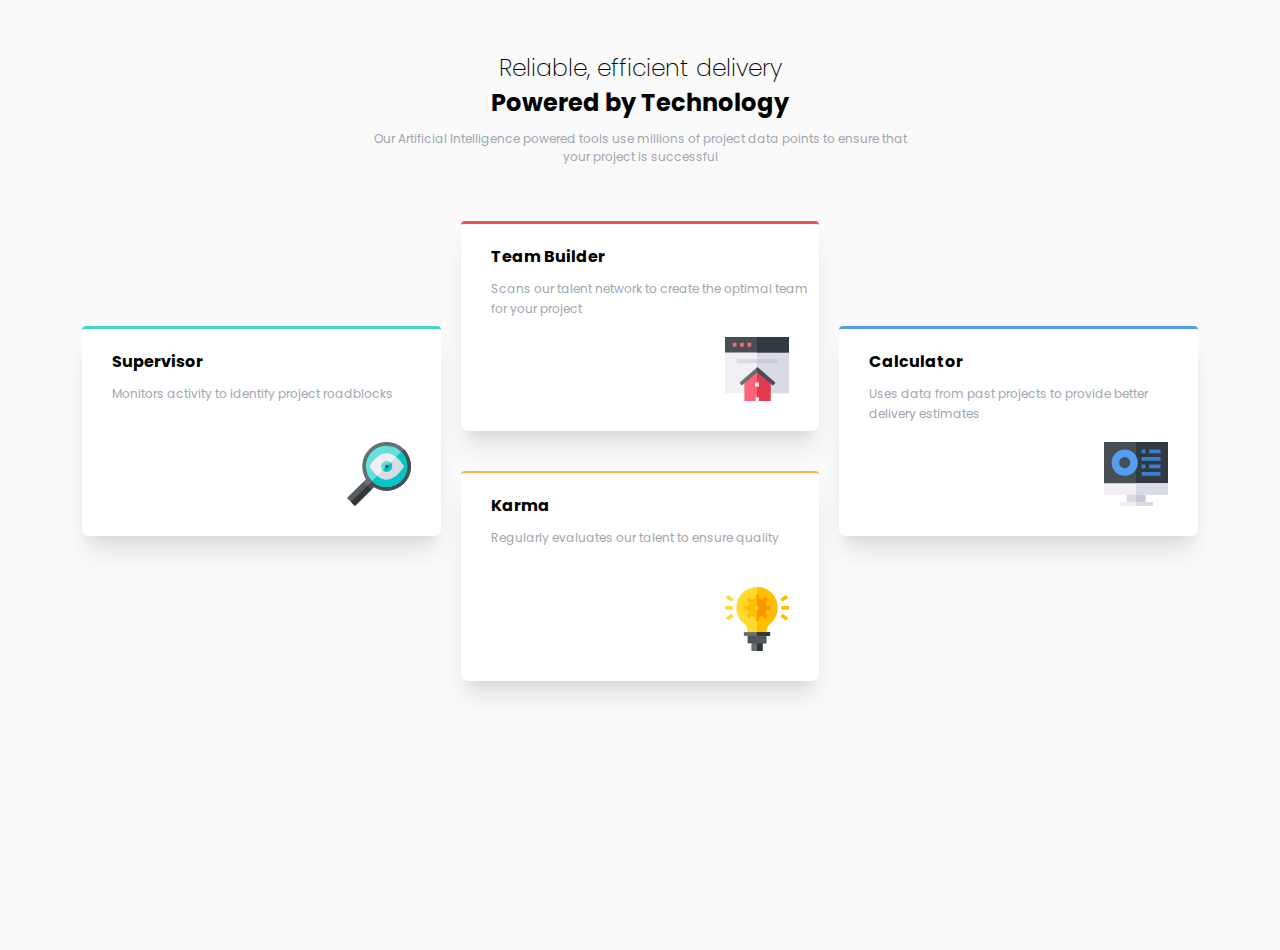
<file: day 4 & 5/four-card-feature-section-master/index.html>
<!DOCTYPE html>
<html lang="en">
<head>
  <meta charset="UTF-8">
  <meta name="viewport" content="width=device-width, initial-scale=1.0"> <!-- displays site properly based on user's device -->

  <link rel="icon" type="image/png" sizes="32x32" href="./images/favicon-32x32.png">
  
  <title>Frontend Mentor | Four card feature section</title>
  <link rel="stylesheet" href="css/style.css" />
</head>
<body>
  <header>
    <p class="Reliable">Reliable, efficient delivery</p>
    <h2>Powered by Technology</h2>
    <p class="AI">
      Our Artificial Intelligence powered tools use millions of project data
      points to ensure that your project is successful
    </p>
  </header>
  <main>
    <div class="box box1">
      <h4>Supervisor</h4>
      <p>Monitors activity to identify project roadblocks</p>
      <img src="images/icon-supervisor.svg" alt="" />
    </div>
    <div class="box box2">
      <h4>Team Builder</h4>
      <p>
        Scans our talent network to create the optimal team for your project
      </p>
      <img src="images/icon-team-builder.svg" alt="" />
    </div>
    <div class="box box3">
      <h4>Calculator</h4>
      <p>Uses data from past projects to provide better delivery estimates</p>
      <img src="./images/icon-calculator.svg" alt="" />
    </div>
    <div class="box box4">
      <h4>Karma</h4>
      <p>Regularly evaluates our talent to ensure quality</p>
      <img src="./images/icon-karma.svg" alt="" />
    </div>
  </main>
  <!-- <footer>
    <p class="attribution">
      Challenge by
      <a href="https://www.frontendmentor.io?ref=challenge" target="_blank"
        >Frontend Mentor</a
      >. Coded by <a href="#">Your Name Here</a>.
    </p>
  </footer> -->
</body>
</html>
</file>
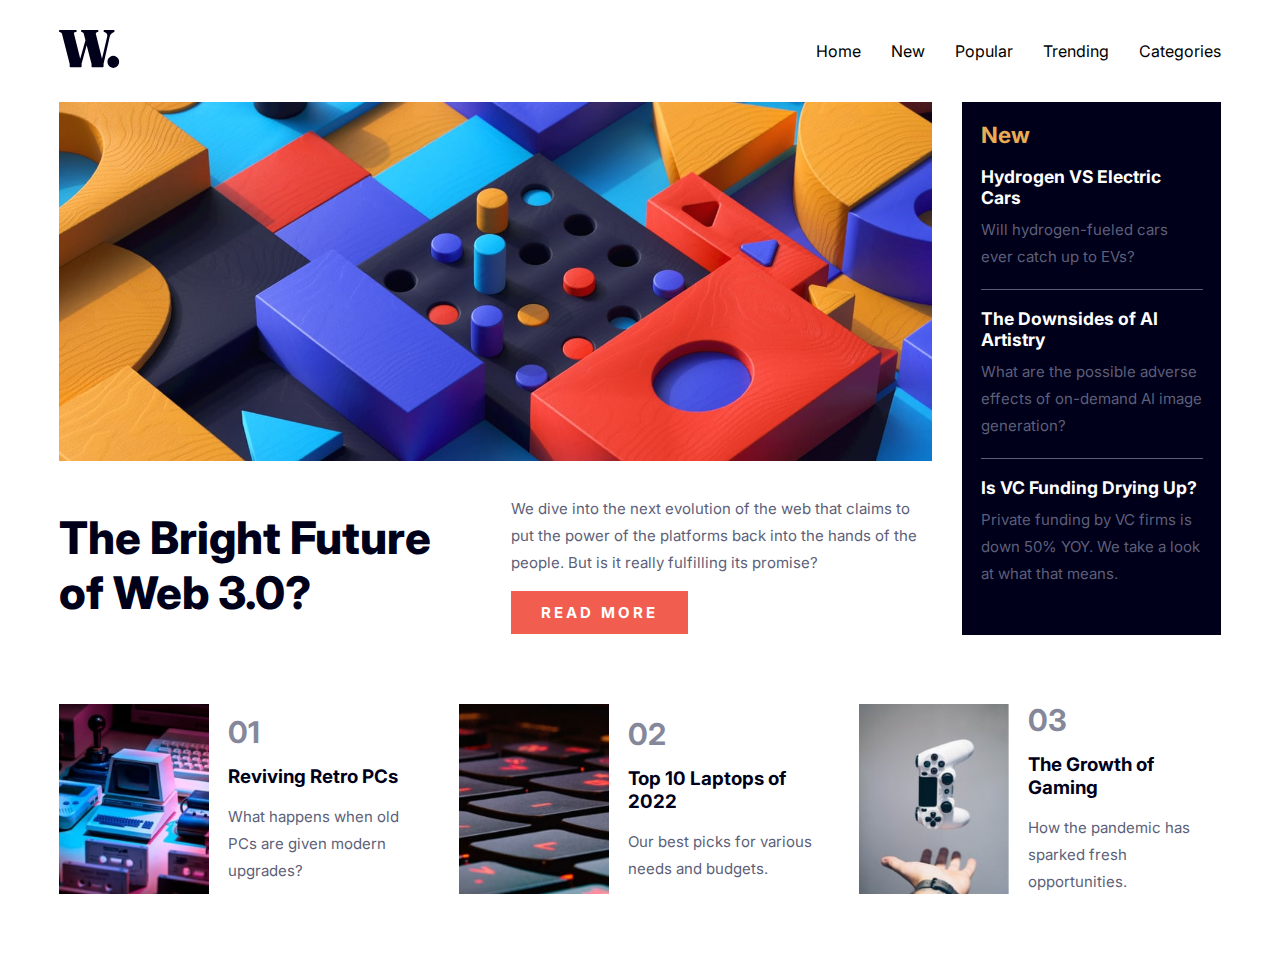
<file: day 4 & 5/news-homepage-main/index.html>
<!DOCTYPE html>
<html lang="en">
<head>
  <meta charset="UTF-8">
  <meta name="viewport" content="width=device-width, initial-scale=1.0"> <!-- displays site properly based on user's device -->
  <link rel="icon" type="image/png" sizes="32x32" href="./images/favicon-32x32.png"/>
    <link rel="stylesheet" href="css/style.css" />
    <title>News</title>
  </head>
  <body>
    <header class="main">
      <div>
        <img src="./assets/images/logo.svg" alt="" />
      </div>
      <nav>
        <button id="menu-close">
          <img src="./assets/images/icon-menu-close.svg" alt="" />
        </button>

        <ul>
          <li>Home</li>
          <li>New</li>
          <li>Popular</li>
          <li>Trending</li>
          <li>Categories</li>
        </ul>
      </nav>
      <div class="menu-button">
        <button id="menu-button">
          <img src="./assets/images/icon-menu.svg" alt="" />
        </button>
      </div>
    </header>
    <section class="showcase">
      <div>
        <picture>
          <source
            media="(min-width: 768px)"
            srcset="./assets/images/image-web-3-desktop.jpg"
          />
          <img src="./assets/images/image-web-3-mobile.jpg" alt="" />
        </picture>
        <article>
          <h1>The Bright Future of Web 3.0?</h1>
          <div>
            <p>
              We dive into the next evolution of the web that claims to put the
              power of the platforms back into the hands of the people. But is
              it really fulfilling its promise?
            </p>
            <button>Read more</button>
          </div>
        </article>
      </div>
      <div>
        <h2>New</h2>
        <article>
          <h3>Hydrogen VS Electric Cars</h3>
          <p>Will hydrogen-fueled cars ever catch up to EVs?</p>
        </article>
        <article>
          <h3>The Downsides of AI Artistry</h3>
          <p>
            What are the possible adverse effects of on-demand AI image
            generation?
          </p>
        </article>
        <article>
          <h3>Is VC Funding Drying Up?</h3>
          <p>
            Private funding by VC firms is down 50% YOY. We take a look at what
            that means.
          </p>
        </article>
      </div>
    </section>
    <div class="cards">
      <article>
        <img src="./assets/images/image-retro-pcs.jpg" alt="" />
        <div>
          <span>01</span>
          <h4>Reviving Retro PCs</h4>
          <p>What happens when old PCs are given modern upgrades?</p>
        </div>
      </article>
      <article>
        <img src="./assets/images/image-top-laptops.jpg" alt="" />
        <div>
          <span>02</span>
          <h4>Top 10 Laptops of 2022</h4>
          <p>Our best picks for various needs and budgets.</p>
        </div>
      </article>
      <article>
        <img src="./assets/images/image-gaming-growth.jpg" alt="" />
        <div>
          <span>03</span>
          <h4>The Growth of Gaming</h4>
          <p>How the pandemic has sparked fresh opportunities.</p>
        </div>
      </article>
    </div>
  </body>
</html>
</file>
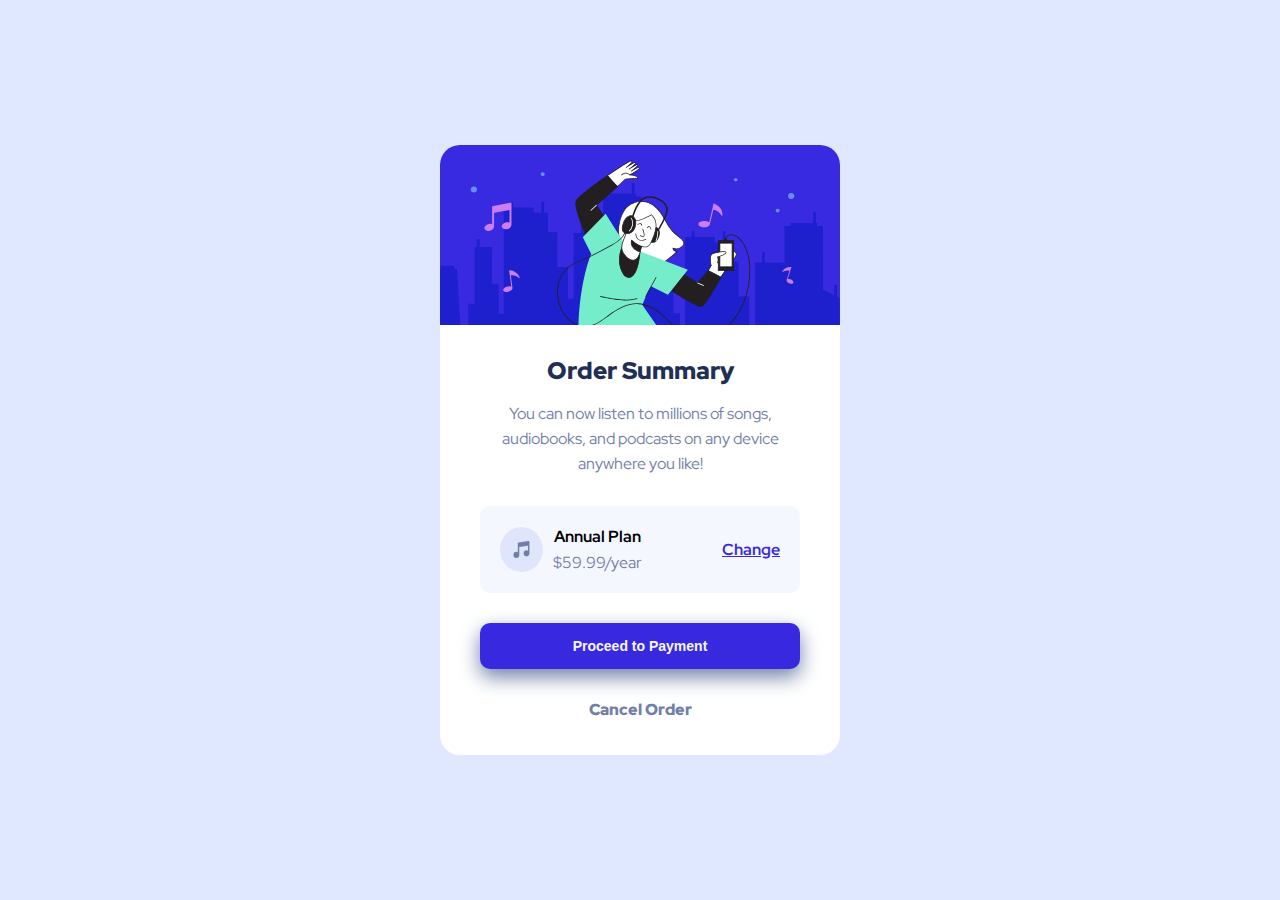
<file: day 4 & 5/order-summary-component-main/index.html>
<!DOCTYPE html>
<html lang="en">
<head>
  <meta charset="UTF-8">
  <meta name="viewport" content="width=device-width, initial-scale=1.0"> <!-- displays site properly based on user's device -->

  <link rel="icon" type="image/png" sizes="32x32" href="./images/favicon-32x32.png">
  
  <title>Frontend Mentor | Order summary card</title>
  <link rel="stylesheet" href="css/style.css" />
</head>
<body>
  <div class="container">
    <div class="image-container">
      <img src="images/illustration-hero.svg" alt="illustration-hero" />
    </div>
    <div class="content-box">
      <div class="first-content-box">
        <h2>Order Summary</h2>
        <p>
          You can now listen to millions of songs, audiobooks, and podcasts on
          any device anywhere you like!
        </p>
      </div>
      <div class="middle-content-box">
        <div class="music-box">
          <img src="images/icon-music.svg" alt="" />
        </div>
        <div class="music-plan">
          <p class="annual-plan">Annual Plan</p>
          <p class="yearly-plan">$59.99/year</p>
        </div>
        <div class="music-link">
          <a href="#">Change</a>
        </div>
      </div>
      <div class="button-box">
        <button class="btn">Proceed to Payment</button>
      </div>
      <p class="order">Cancel Order</p>
    </div>
  </div>

  <!--  <div class="attribution">
  Challenge by <a href="https://www.frontendmentor.io?ref=challenge" target="_blank">Frontend Mentor</a>. 
  Coded by <a href="#">Your Name Here</a>.
</div> -->
</body>
</html>
</file>
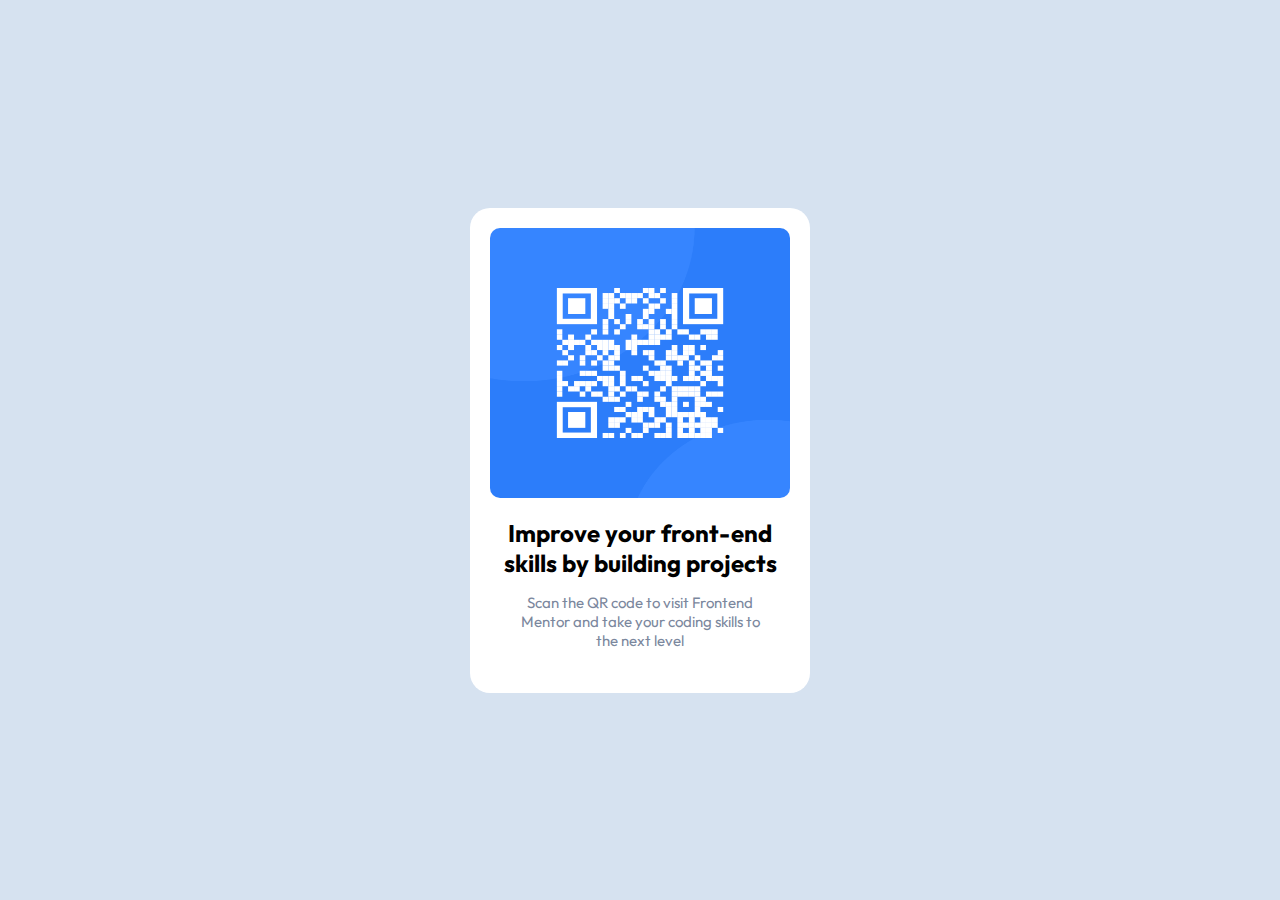
<file: day 4 & 5/qr-code-component-main/index.html>
<!DOCTYPE html>
<html lang="en">
<head>
  <meta charset="UTF-8">
  <meta name="viewport" content="width=device-width, initial-scale=1.0"> <!-- displays site properly based on user's device -->

  <link rel="icon" type="image/png" sizes="32x32" href="./images/favicon-32x32.png">
  
  <title>Frontend Mentor | QR code component</title>
  <link rel="stylesheet" href="css/style.css" />

</style>
</head>
<body>
<div class="container">
  <div class="QR-image-container">
    <img src="images/image-qr-code.png" alt="" />
  </div>
  <div class="content-box">
    <h2>Improve your front-end skills by building projects</h2>
    <p>
      Scan the QR code to visit Frontend Mentor and take your coding skills
      to the next level
    </p>
  </div>
</div>
<!-- 
<div class="attribution">
Challenge by <a href="https://www.frontendmentor.io?ref=challenge" target="_blank">Frontend Mentor</a>. 
Coded by <a href="#">Your Name Here</a>.
</div> -->
</body>
</html>
</file>
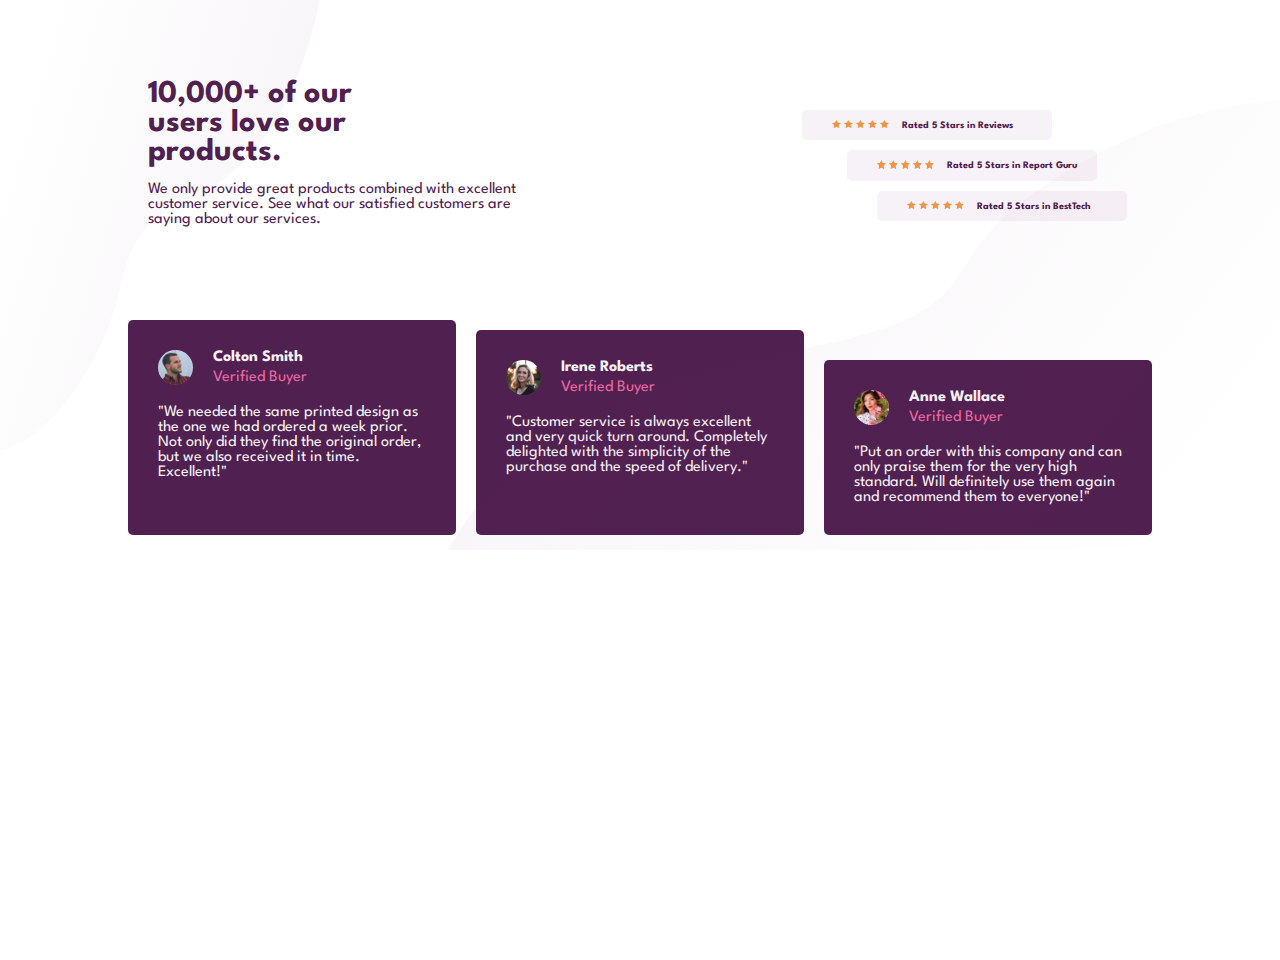
<file: day 4 & 5/social-proof-section-master/index.html>
<!DOCTYPE html>
<html lang="en">
  <head>
    <meta charset="UTF-8" />
    <meta name="viewport" content="width=device-width, initial-scale=1.0" />
    <!-- displays site properly based on user's device -->

    <link
      rel="icon"
      type="image/png"
      sizes="32x32"
      href="./images/favicon-32x32.png"
    />

    <title>Frontend Mentor | Social proof section</title>
    <link rel="stylesheet" href="css/style.css" />
  </head>
  <body>
    <div class="top-img">
      <img class="img1" src="./images/bg-pattern-top-desktop.svg" alt="" />
      <img class="img2" src="./images/bg-pattern-top-mobile.svg" alt="" />
    </div>
    <div class="container-box">
      <main>
        <div class="left-container">
          <h1>
            10,000+ of our<br />
            users love our<br />
            products.
          </h1>
          <p>
            We only provide great products combined with excellent customer
            service. See what our satisfied customers are saying about our
            services.
          </p>
        </div>
        <div class="right-container">
          <div class="reviews">
            <div class="review-star">
              <img src="./images/icon-star.svg" alt="" />
              <img src="./images/icon-star.svg" alt="" />
              <img src="./images/icon-star.svg" alt="" />
              <img src="./images/icon-star.svg" alt="" />
              <img src="./images/icon-star.svg" alt="" />
            </div>
            <div class="review-content">
              <p>Rated 5 Stars in Reviews</p>
            </div>
          </div>
          <div class="reviews">
            <div class="review-star">
              <img src="./images/icon-star.svg" alt="" />
              <img src="./images/icon-star.svg" alt="" />
              <img src="./images/icon-star.svg" alt="" />
              <img src="./images/icon-star.svg" alt="" />
              <img src="./images/icon-star.svg" alt="" />
            </div>
            <div class="review-content">
              <p>Rated 5 Stars in Report Guru</p>
            </div>
          </div>
          <div class="reviews">
            <div class="review-star">
              <img src="./images/icon-star.svg" alt="" />
              <img src="./images/icon-star.svg" alt="" />
              <img src="./images/icon-star.svg" alt="" />
              <img src="./images/icon-star.svg" alt="" />
              <img src="./images/icon-star.svg" alt="" />
            </div>
            <div class="review-content">
              <p>Rated 5 Stars in BestTech</p>
            </div>
          </div>
        </div>
      </main>
      <section>
        <div class="content-box">
          <div class="header">
            <div class="header-img">
              <img src="./images/image-colton.jpg" alt="" />
            </div>
            <div class="header-content">
              <h4>Colton Smith</h4>
              <p>Verified Buyer</p>
            </div>
          </div>
          <div class="body">
            <p>
              "We needed the same printed design as the one we had ordered a
              week prior. Not only did they find the original order, but we also
              received it in time. Excellent!"
            </p>
          </div>
        </div>

        <div class="content-box">
          <div class="header">
            <div class="header-img">
              <img src="./images/image-irene.jpg" alt="" />
            </div>
            <div class="header-content">
              <h4>Irene Roberts</h4>
              <p>Verified Buyer</p>
            </div>
          </div>

          <div class="body">
            <p>
              "Customer service is always excellent and very quick turn around.
              Completely delighted with the simplicity of the purchase and the
              speed of delivery."
            </p>
          </div>
        </div>

        <div class="content-box">
          <div class="header">
            <div class="header-img">
              <img src="./images/image-anne.jpg" alt="" />
            </div>
            <div class="header-content">
              <h4>Anne Wallace</h4>
              <p>Verified Buyer</p>
            </div>
          </div>
          <div class="body">
            <p>
              "Put an order with this company and can only praise them for the
              very high standard. Will definitely use them again and recommend
              them to everyone!"
            </p>
          </div>
        </div>
      </section>
    </div>
    <div class="footer">
      <img class="img3" src="./images/bg-pattern-bottom-desktop.svg" alt="" />
      <img class="img4" src="./images/bg-pattern-bottom-mobile.svg" alt="" />
    </div>

    <!-- <div class="attribution">
      Challenge by
      <a href="https://www.frontendmentor.io?ref=challenge" target="_blank"
        >Frontend Mentor</a
      >. Coded by <a href="#">Your Name Here</a>.
    </div> -->
  </body>
</html>
</file>
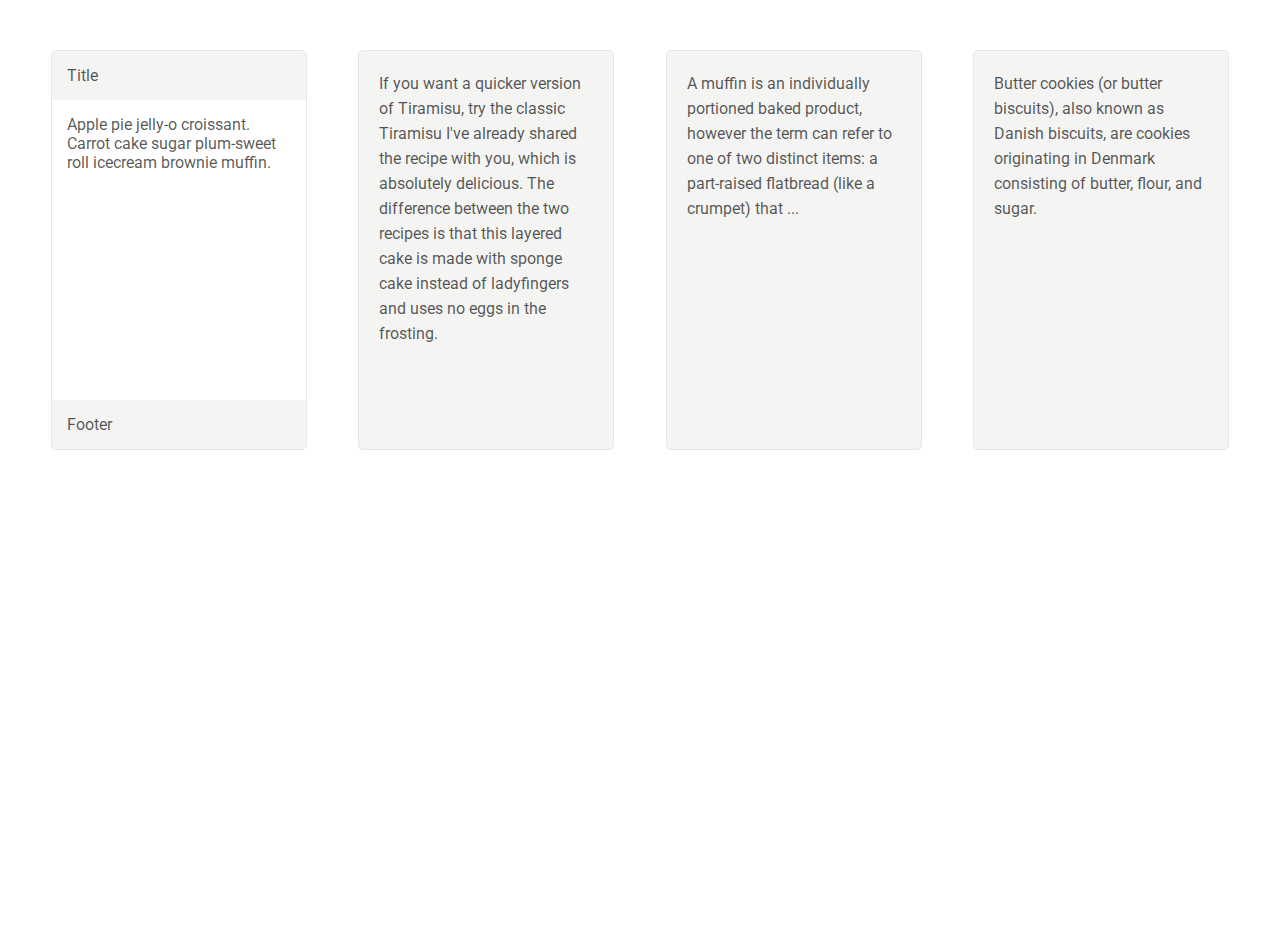
<file: day3/task 1/index.html>
<!DOCTYPE html>
<html lang="en">
  <head>
    <meta charset="UTF-8" />
    <meta http-equiv="X-UA-Compatible" content="IE=edge" />
    <meta name="viewport" content="width=device-width, initial-scale=1.0" />
    <title>Flex</title>
    <link rel="stylesheet" href="./style.css" />
  </head>
  <body>
    <div class="container">
      <div class="card">
        <div class="card-header">Title</div>
        <div class="card-body">
          Apple pie jelly-o croissant. Carrot cake sugar plum-sweet roll
          icecream brownie muffin.
        </div>
        <div class="card-footer">Footer</div>
      </div>
      <div class="card">
        If you want a quicker version of Tiramisu, try the classic Tiramisu I've
        already shared the recipe with you, which is absolutely delicious. The
        difference between the two recipes is that this layered cake is made
        with sponge cake instead of ladyfingers and uses no eggs in the
        frosting.
      </div>

      <div class="card">
        A muffin is an individually portioned baked product, however the term
        can refer to one of two distinct items: a part-raised flatbread (like a
        crumpet) that ...
      </div>

      <div class="card">
        Butter cookies (or butter biscuits), also known as Danish biscuits, are
        cookies originating in Denmark consisting of butter, flour, and sugar.
      </div>
    </div>
  </body>
</html>
</file>
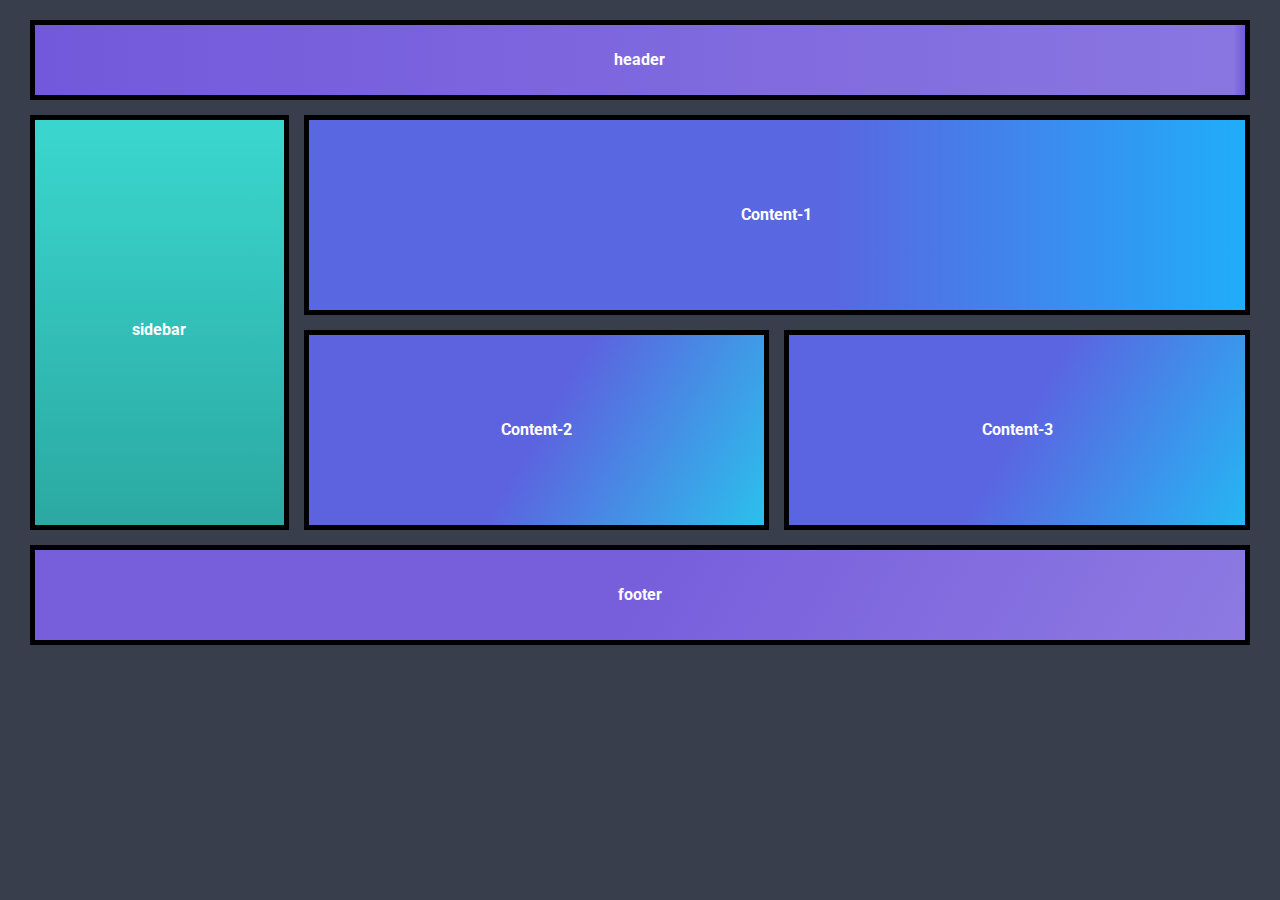
<file: day3/task 2/index.html>
<!DOCTYPE html>
<html lang="en">
  <head>
    <meta charset="UTF-8" />
    <meta http-equiv="X-UA-Compatible" content="IE=edge" />
    <meta name="viewport" content="width=device-width, initial-scale=1.0" />
    <title>grid</title>
    <link rel="stylesheet" href="./style.css" />
  </head>
  <body>
    <div class="header">header</div>
    <div class="sidebar">sidebar</div>
    <div class="content-1">Content-1</div>
    <div class="content-2">Content-2</div>
    <div class="content-3">Content-3</div>
    <div class="footer">footer</div>
  </body>
</html>
</file>
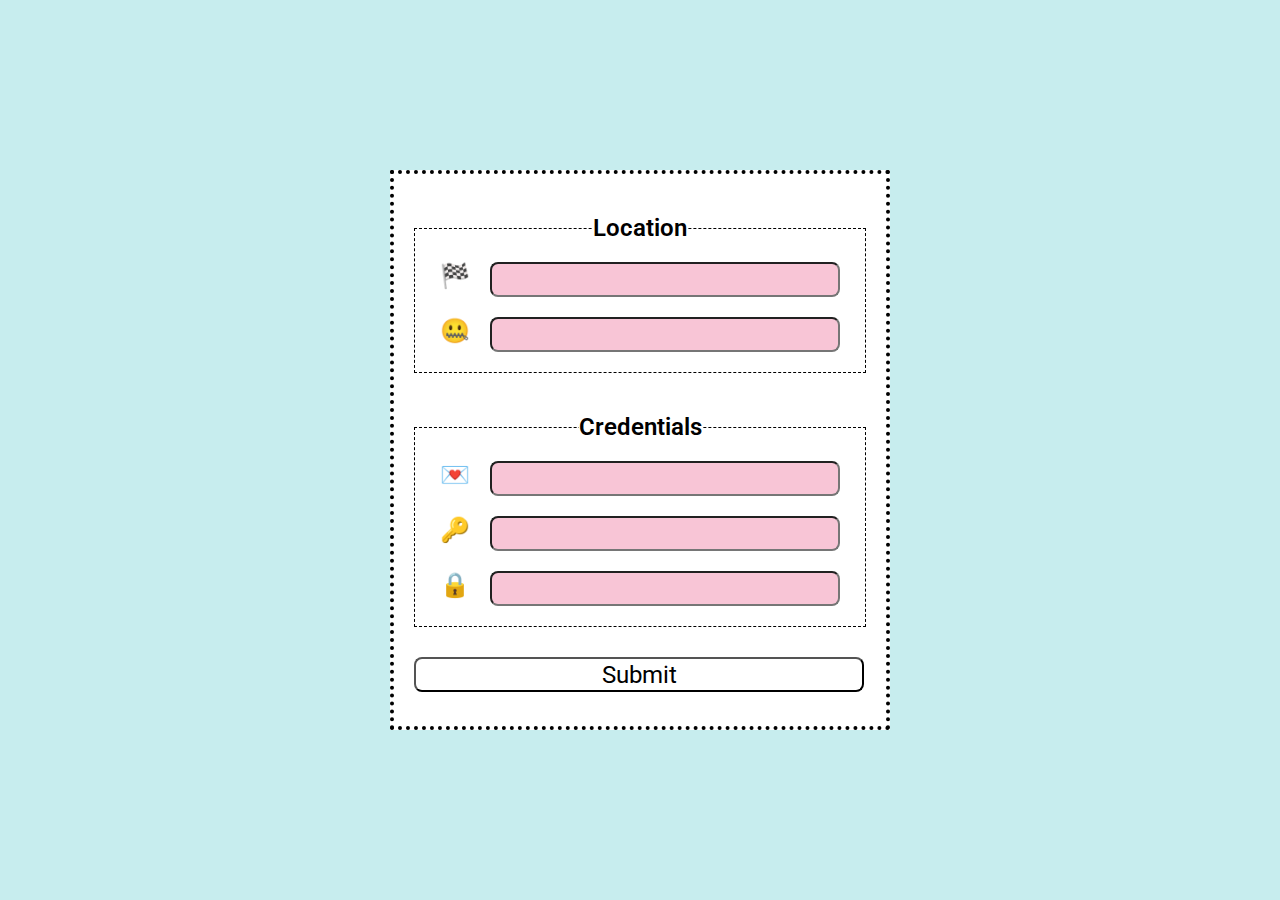
<file: Day 1/task2/index1.html>
<!DOCTYPE html>
<html lang="en">
  <head>
    <meta charset="UTF-8" />
    <meta http-equiv="X-UA-Compatible" content="IE=edge" />
    <meta name="viewport" content="width=device-width, initial-scale=1.0" />
    <title>Location Form</title>
    <link rel="stylesheet" href="./style2.css" />
  </head>
  <body>
    <main class="container">
      <form action="">
        <div class="box">
          <!-- location -->
          <fieldset>
            <legend>Location</legend>
            <div class="location">
              <label for="country">🏁</label>
              <input
                type="text"
                id="country"
                minlength="4"
                maxlength="10"
                required
                oninvalid="this.setCustomValidity('Country name must be at least 4 characters long')"
                oninput="this.setCustomValidity('')"
              />
            </div>
            <div class="zip-emoji">
              <label for="zip"> 🤐</label>
              <input type="text" id="zip" />
            </div>
          </fieldset>
          <!-- cerdentials -->
          <fieldset class="f2">
            <legend class="l2">Credentials</legend>
            <div class="letter">
              <label for="envelope">💌</label>
              <input type="text" id="envelopes" />
            </div>
            <div class="keys">
              <label for="key"> 🔑</label>
              <input type="text" id="key" />
            </div>
            <div class="locks">
              <label for="lock"> 🔒</label>
              <input type="text" id="lock" />
            </div>
          </fieldset>
          <button type="submit">Submit</button>
        </div>
      </form>
    </main>
  </body>
</html>
</file>
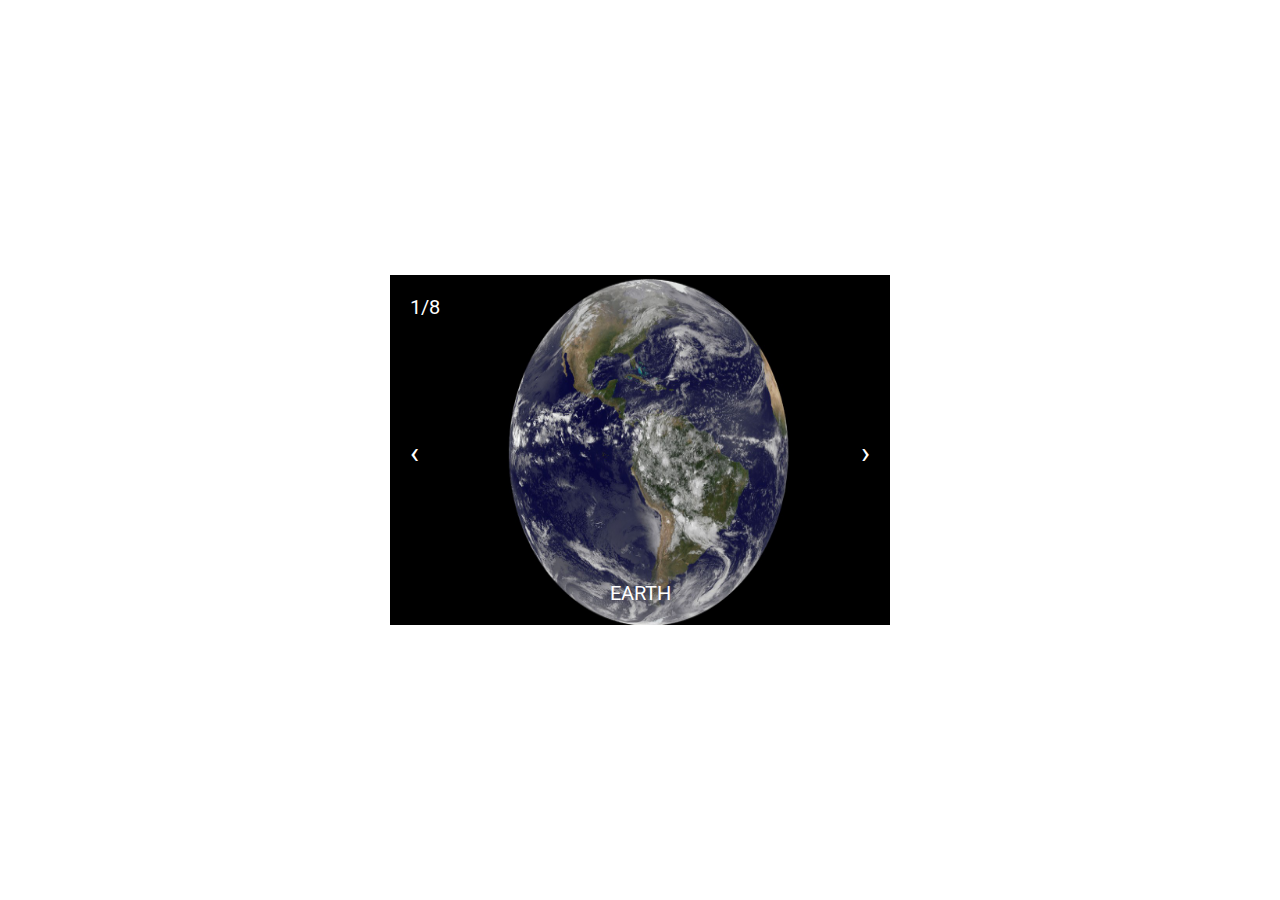
<file: Day 1/task3/index2.html>
<!DOCTYPE html>
<html lang="en">
  <head>
    <meta charset="UTF-8" />
    <meta http-equiv="X-UA-Compatible" content="IE=edge" />
    <meta name="viewport" content="width=device-width, initial-scale=1.0" />
    <title>Slideshow</title>
    <link rel="stylesheet" href="./style3.css" />
  </head>
  <body>
    <div class="container">
      <input type="radio" name="images" id="i1" checked />
      <input type="radio" name="images" id="i2" />
      <input type="radio" name="images" id="i3" />
      <input type="radio" name="images" id="i4" />
      <input type="radio" name="images" id="i5" />
      <input type="radio" name="images" id="i6" />
      <input type="radio" name="images" id="i7" />
      <input type="radio" name="images" id="i8" />

      <div class="slide_img" id="one">
        <div class="text">1/8</div>
        <img src="images/earth.jpg" alt="earth" />
        <label class="prev" for="i8"><span>&#x2039;</span></label>
        <label class="next" for="i2"><span>&#x203a;</span></label>
        <div class="caption">Earth</div>
      </div>
      <div class="slide_img" id="two">
        <div class="text">2/8</div>
        <img src="images/sun.jpg" alt="sun" />
        <label class="prev" for="i1"><span>&#x2039;</span></label>
        <label class="next" for="i3"><span>&#x203a;</span></label>
        <div class="caption">Sun</div>
      </div>
      <div class="slide_img" id="three">
        <div class="text">3/8</div>
        <img src="images/moon.jpg" alt="moon" />
        <label class="prev" for="i2"><span>&#x2039;</span></label>
        <label class="next" for="i4"><span>&#x203a;</span></label>
        <div class="caption">Moon</div>
      </div>
      <div class="slide_img" id="four">
        <div class="text">4/8</div>
        <img src="images/jupiter.jpg" alt="jupiter" />
        <label class="prev" for="i3"><span>&#x2039;</span></label>
        <label class="next" for="i5"><span>&#x203a;</span></label>
        <div class="caption">jupiter</div>
      </div>
      <div class="slide_img" id="five">
        <div class="text">5/8</div>
        <img src="images/saturn.jpg" alt="saturn" />
        <label class="prev" for="i4"><span>&#x2039;</span></label>
        <label class="next" for="i6"><span>&#x203a;</span></label>
        <div class="caption">Saturn</div>
      </div>
      <div class="slide_img" id="six">
        <div class="text">6/8</div>
        <img src="images/mars.jpg" alt="mars" />
        <label class="prev" for="i5"><span>&#x2039;</span></label>
        <label class="next" for="i7"><span>&#x203a;</span></label>
        <div class="caption">Mars</div>
      </div>
      <div class="slide_img" id="seven">
        <div class="text">7/8</div>
        <img src="images/uranus.jpg" alt="uranus" />
        <label class="prev" for="i6"><span>&#x2039;</span></label>
        <label class="next" for="i8"><span>&#x203a;</span></label>
        <div class="caption">Uranus</div>
      </div>
      <div class="slide_img" id="eight">
        <div class="text">8/8</div>
        <img src="images/thnkyou.jpg" alt="thnkyou" />
        <label class="prev" for="i7"><span>&#x2039;</span></label>
        <label class="next" for="i1"><span>&#x203a;</span></label>
        <div class="caption">Thank You</div>
      </div>
    </div>
  </body>
</html>
</file>
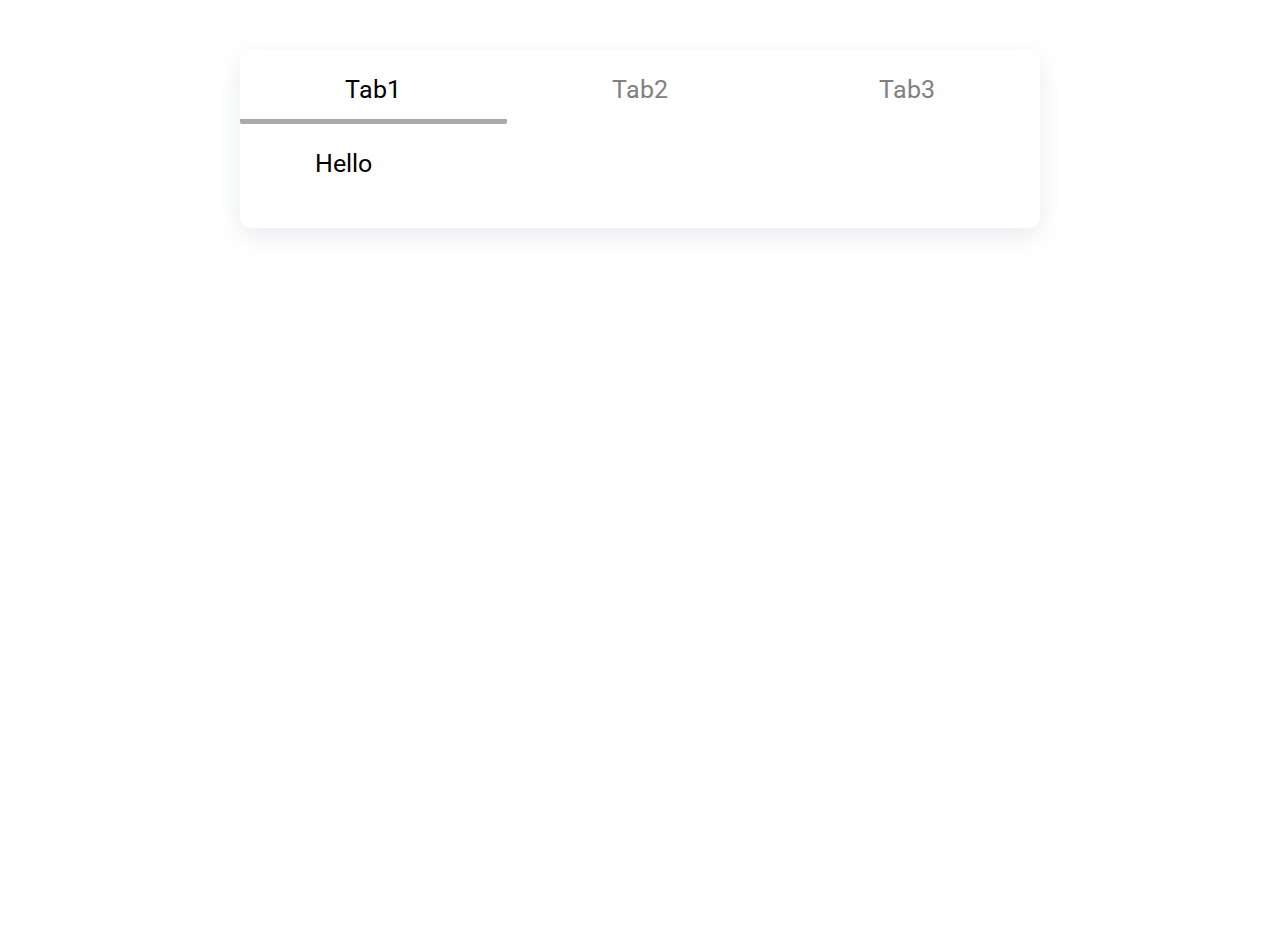
<file: day 2/task 1/index3.html>
<!DOCTYPE html>
<html lang="en">
  <head>
    <meta charset="UTF-8" />
    <meta http-equiv="X-UA-Compatible" content="IE=edge" />
    <meta name="viewport" content="width=device-width, initial-scale=1.0" />
    <title>Navbar</title>
    <link rel="stylesheet" href="./style4.css" />
  </head>
  <body>
    <div class="tabs">
      <input type="radio" name="tabs" id="t1" checked />
      <label for="t1">Tab1</label>
      <div class="tab-content">Hello</div>

      <input type="radio" name="tabs" id="t2" />
      <label for="t2">Tab2</label>
      <div class="tab-content">Welcome</div>

      <input type="radio" name="tabs" id="t3" />
      <label for="t3">Tab3</label>
      <div class="tab-content">Web development</div>
    </div>
  </body>
</html>
</file>
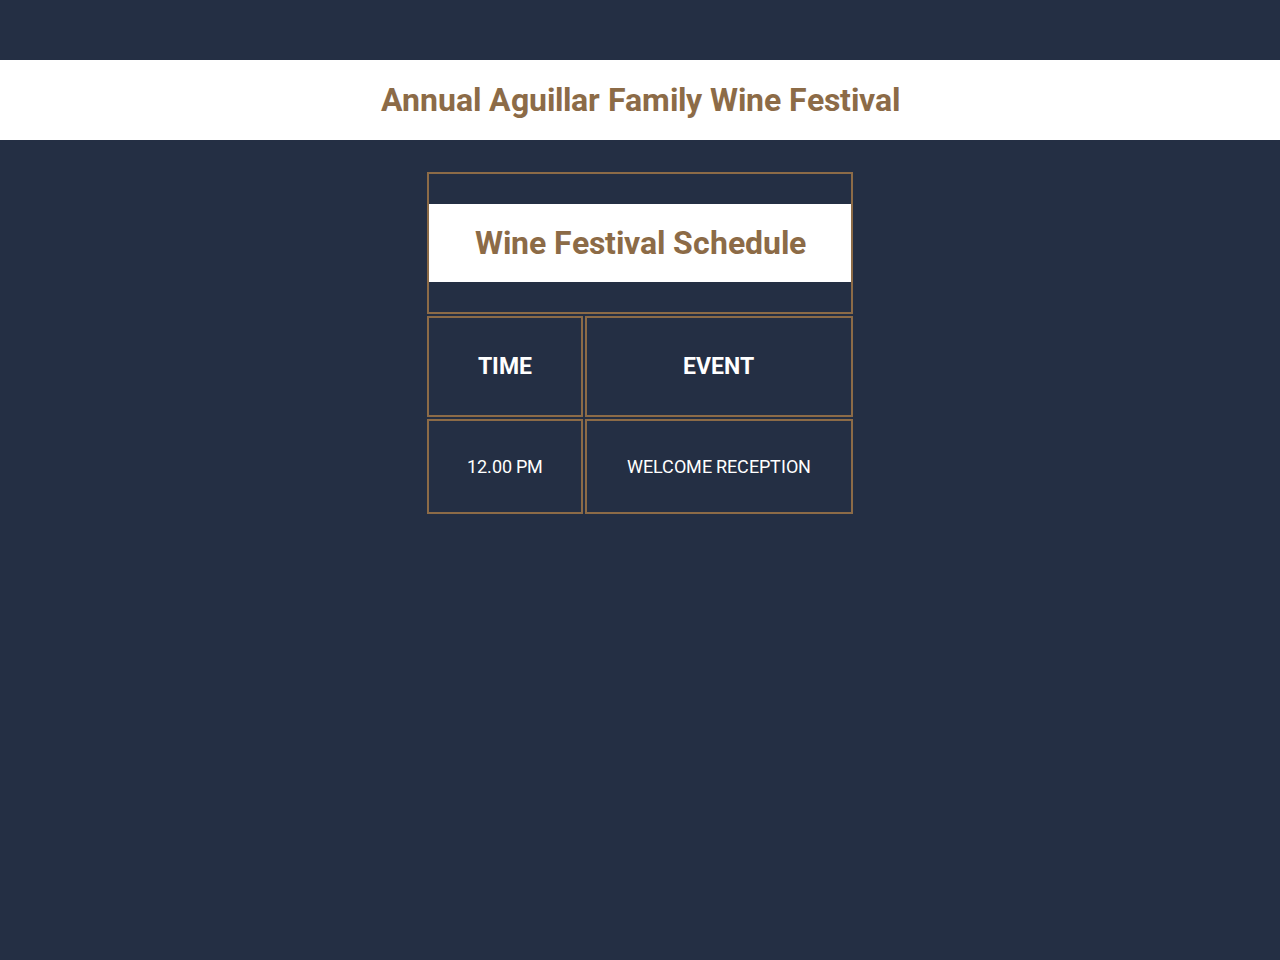
<file: day 2/task 3/index5.html>
<!DOCTYPE html>
<html lang="en">
  <head>
    <meta charset="UTF-8" />
    <meta http-equiv="X-UA-Compatible" content="IE=edge" />
    <meta name="viewport" content="width=device-width, initial-scale=1.0" />
    <title>Annual Festival</title>
    <link rel="stylesheet" href="./style6.css" />
  </head>
  <body>
    <div class="heading">
      <h1>Annual Aguillar Family Wine Festival</h1>
    </div>
    <div class="table-container">
      <table>
        <tr>
          <th colspan="2"><h3>Wine Festival Schedule</h3></th>
        </tr>
        <tr>
          <td>Time</td>
          <td>Event</td>
        </tr>
        <tr>
          <td>12.00 PM</td>
          <td>Welcome Reception</td>
        </tr>
      </table>
    </div>
  </body>
</html>
</file>
<file: day 4 & 5/four-card-feature-section-master/css/style.css>
@import url('https://fonts.googleapis.com/css2?family=Poppins:wght@200;400;600&display=swap');

*{
    margin:0;
    padding: 0;
    box-sizing: border-box;
}

:root{
    --Red: hsl(0, 78%, 62%);
    --Cyan: hsl(180, 62%, 55%);
    --Orange: hsl(34, 97%, 64%);
    --Blue: hsl(212, 86%, 64%);
    --VeryDarkBlue: hsl(234, 12%, 34%);
    --GrayishBlue: hsl(229, 6%, 66%);
    --VeryLightGray: hsl(0, 0%, 98%);
}

body{
    font-family: 'Poppins', sans-serif;
    width: 100vw;
    min-height: 100vh;
    background-color: var(--VeryLightGray);
}

header{
    max-width: 550px;
    margin:50px auto;
    text-align: center;
}

header .Reliable{
    font-weight: 200;
    font-size: 23.5px;
}

header h2{
    margin-bottom: 10px;
}

header .AI{
    font-size: 12px;
    color: var(--GrayishBlue);
}

main{
    display: flex;
    justify-content: center;
    max-width: 1300px;
    margin:0 auto;
    min-height:500px;
    column-gap:20px;
    flex-wrap:wrap;
    margin-top:160px;
}

main .box{
    flex-basis: 28%;
    background-color: #fff;
    padding:20px 10px 20px 30px;
    height: 210px;
    box-shadow: rgba(0, 0, 0, 0.1) 0px 20px 25px -5px, rgba(0, 0, 0, 0.04) 0px 10px 10px -5px;
    border-radius: 4px 4px 7px 7px;
    position: relative;
}

main .box::after{
    content:'';
    width: 100%;
    height: 3px;
    position: absolute;
    top:0;
    left:0;
}

.box1{
    border-top:solid 3px hsl(180, 62%, 55%);
    border-left: transparent;
}

.box2{
    border-top:solid 3px hsl(0, 78%, 62%);
}

.box3{
    border-top:solid 3px hsl(212, 86%, 64%);
}

.box4{
    border-top:solid 2px hsl(34, 97%, 64%);
}

main .box p{
    color:hsl(229, 6%, 66%);
    font-size: 12px;
    margin-top:10px;
    line-height: 20px;
}

main .box img{
    position: absolute;
    right: 30px;
    bottom:30px;
}

main .box:nth-child(2){
    transform: translateY(-50%);
}

main .box:nth-child(4){
    transform: translateY(-50%);
}

@media screen and (max-width:991px){

    main{
        max-width:550px;
        margin-top:10px;
    }
    main .box{
        flex-basis: 50%;
        margin-top:20px;
    }

    main .box:nth-child(2){
        transform: translateY(0%);
    }

    main .box:nth-child(4){
        transform: translateY(0%);
        margin-bottom: 40px;
    }

}

@media screen and (max-width:375px){
    header .Reliable{
        font-size: 1.6em;
    }

    header h2{
        font-size: 1.6em;
    }

    header .AI{
        margin-left:25px;
        margin-right: 25px;
        font-size: 1em;
        padding:6px;
    }

    main .box{
        flex-basis:82%;
        margin-top:20px;
    }
}
Footer
</file>
<file: day 4 & 5/news-homepage-main/css/style.css>
@import url("https://fonts.googleapis.com/css2?family=Inter:wght@400;700;800&display=swap");

* {
  margin: 0;
  padding: 0;
  box-sizing: border-box;
  font-family: "Inter", sans-serif;
}

img {
  max-width: 100%;
  width: 100%;
}

ul {
  list-style-type: none;
}

p {
  line-height: 1.8;
  color: hsl(236, 13%, 42%);
}

html {
  font-size: 15px;
}

body {
  max-width: 1200px;
  margin: auto;
  padding-bottom: 4rem;
}

.main {
  display: flex;
  align-items: center;
  justify-content: space-between;
  padding: 1.25rem;
}

.main nav #menu-close {
  background: transparent;
  border: none;
  outline: none;
  position: absolute;
  right: 1.25rem;
  top: 1.25rem;
  z-index: 99999;
  cursor: pointer;
}

.main nav {
  opacity: 0;
  z-index: -999;
  transition: all 0.3s ease-in-out;
}

.main nav.open {
  position: fixed;
  right: 0;
  top: 0;
  bottom: 0;
  width: 75vw;
  background-color: white;
  padding: 1.25rem;
  opacity: 1;
  z-index: 99999999999;
}

.main nav ul {
  position: absolute;
  top: 50%;
  transform: translateY(-50%);
}

.main nav ul li {
  margin: 1.5rem 0;
  font-size: 16px;
  cursor: pointer;
}

.main nav ul li:hover {
  color: hsl(5, 85%, 63%);
}

.main .menu-button button {
  background: transparent;
  outline: none;
  border: none;
  cursor: pointer;
}

.showcase {
  padding: 1.25rem;
  padding-top: 0;
}

.showcase h1 {
  font-size: 2rem;
  font-weight: 800;
  color: hsl(240, 100%, 5%);
  margin: 1rem 0;
}

.showcase div:first-child article p {
  margin-bottom: 1rem;
}

.showcase div:first-child article button {
  background-color: hsl(5, 85%, 63%);
  color: #fff;
  padding: 0.8rem 2rem;
  font-size: 1rem;
  font-weight: 700;
  border: none;
  outline: none;
  text-transform: uppercase;
  letter-spacing: 0.2rem;
  transition: all 0.3s ease-in-out;
}

.showcase div:first-child article button:hover {
  background-color: hsl(240, 100%, 5%);
  cursor: pointer;
}

.showcase > div:last-child {
  background-color: hsl(240, 100%, 5%);
  margin-top: 2rem;
  padding: 1.25rem 1.25rem 0;
}

.showcase > div:last-child h2 {
  color: hsl(35, 77%, 62%);
}

.showcase > div:last-child article {
  padding: 1.25rem 0;
}

.showcase > div:last-child article:not(:last-child) {
  border-bottom: 1px solid hsl(236, 13%, 42%);
}

.showcase > div:last-child h3 {
  color: #fff;
  margin-bottom: 0.5rem;
}

.showcase > div:last-child h3:hover {
  color: hsl(35, 77%, 62%);
  cursor: pointer;
}

.cards {
  padding: 1.25rem;
  display: grid;
  grid-template-columns: repeat(1, 1fr);
  gap: 2.5rem;
}

.cards article {
  display: flex;
  align-items: center;
  gap: 1.25rem;
}

.cards article img {
  width: 150px;
}

.cards article span {
  color: hsl(236, 13%, 42%);
  font-weight: bold;
  font-size: 2rem;
  opacity: 75%;
}

.cards article h4 {
  font-size: 1.25rem;
  color: hsl(240, 100%, 5%);
  margin: 1rem 0;
}

@media (min-width: 768px) {
  .cards {
    display: grid;
    grid-template-columns: repeat(2, 1fr);
    margin-top: 2rem;
  }
}

@media (min-width: 1024px) {
  .main {
    padding: 2rem 1.25rem;
  }

  .main nav {
    opacity: 1;
    z-index: auto;
    width: 100%;
  }

  .main nav.open {
    position: relative;
    top: 0;
    left: 0;
    width: auto;
    background-color: transparent;
    padding: 0;
    z-index: auto;
  }

  .main nav #menu-close {
    display: none;
  }

  .main nav ul {
    position: relative;
    top: 0;
    display: flex;
    align-items: center;
    justify-content: flex-end;
    gap: 2rem;
    transform: translateY(0%);
  }

  .main nav ul li {
    margin: 0;
  }

  .main .menu-button button {
    display: none;
  }

  .showcase {
    display: flex;
    gap: 2rem;
  }

  .showcase h1 {
    font-size: 3rem;
  }

  .showcase > div:first-child article {
    display: grid;
    grid-template-columns: repeat(2, 1fr);
    gap: 2rem;
    place-items: center;
    margin-top: 2rem;
  }

  .showcase > div:last-child {
    margin-top: 0;
  }

  .cards {
    grid-template-columns: repeat(3, 1fr);
  }
}
</file>
<file: day 4 & 5/order-summary-component-main/css/style.css>
@import url('https://fonts.googleapis.com/css2?family=Red+Hat+Display:wght@500;700;900&display=swap');

*{
    margin:0;
    padding:0;
    box-sizing: border-box;
}

body{
    font-family: 'Red Hat Display', sans-serif;
    width: 100vw;
    min-height: 100vh;
    background-color: hsl(225, 100%, 94%);
    display: flex;
    align-items: center;
    justify-content: center;
}

.container{
    width: 400px;
    height: 610px;
    background-color:#fff;
    border-radius: 20px;
}

.container .image-container{
    width: 400px;
    height: 180px;
}

.container .image-container img{
    width: 100%;
    height: 100%;
    border-top-left-radius: 20px;
    border-top-right-radius: 20px;
}

.container .content-box{
    text-align: center;
    padding:30px 40px 40px 40px;
}

.container .content-box .first-content-box h2{
    font-weight: 900;
    color:hsl(223, 47%, 23%);
}

.container .content-box .first-content-box p{
    text-align: center;
    line-height: 25px;
    font-size: 16px;
    margin-top: 15px;
    color:hsl(224, 23%, 55%);
}

.container .content-box .middle-content-box{
    background-color: hsl(225, 100%, 98%);
    margin-top:30px;
    padding:20px;
    display: flex;
    align-items: center;
    border-radius: 10px;
}

.container .content-box .middle-content-box .music-box{
    width:300px;
    height:45px;
}

.container .content-box .middle-content-box .music-box img{
   width: 100%;
   height: 100%;
}

.container .content-box .middle-content-box .music-plan{
    font-size: 16px;
    margin-left: 10px;
}

.container .content-box .middle-content-box .music-plan  .annual-plan{
    font-weight: bold;
    margin-bottom: 5px;
}

.container .content-box .middle-content-box .music-plan  .yearly-plan{
   color:hsl(224, 23%, 55%);
}

.container .content-box .middle-content-box .music-link{
    width: 200px;
    margin-left: 80px;
    text-align: center;
}

.container .content-box .middle-content-box .music-link a{
    color:hsl(245, 75%, 52%);
    font-weight: bold;
}

.container .content-box .button-box .btn{
    width: 100%;
    background-color:  hsl(245, 75%, 52%);
    padding:15px;
    color:hsl(225, 100%, 98%);
    font-size: 14px;
    font-weight: bold;
    margin-top: 30px;
    border: none;
    outline: none;
    border-radius: 10px;
    box-shadow:0px 8px 20px 0px hsl(224, 23%, 55%);
    transition: 0.5s;
}

.container .content-box .button-box .btn:active{
    background-color:  hsla(245, 75%, 52%, 0.771);
    cursor: pointer;
}

.container .content-box .order{
    font-weight: 900;
    margin-top: 30px;
    color:hsl(224, 23%, 55%);
    transition: 0.5s;
}

.container .content-box .order:active{
    color:hsl(223, 47%, 23%);
    cursor: pointer;
}
Footer
</file>
<file: day 4 & 5/qr-code-component-main/css/style.css>
@import url('https://fonts.googleapis.com/css2?family=Outfit:wght@400;700&display=swap');

*{
    margin:0;
    padding:0;
    box-sizing: border-box;
}

body{
    font-family: 'Outfit', sans-serif;
    width:100vw;
    min-height: 100vh;
    display: flex;
    align-items: center;
    justify-content: center;
    background-color: hsl(212, 45%, 89%);
}

.container{
    background-color: hsl(0, 0%, 100%);
    width: 340px;
    height: 485px;
    border-radius: 20px;
    padding:20px;
}

.container .QR-image-container{
    width: 300px;
    height: 270px;
}

.container .QR-image-container img{
    width: 100%;
    height: 100%;
    border-radius: 10px;
}

.content-box{
    margin-top:20px;
}

.container .content-box h2{
    text-align: center;
}

.container .content-box p{
    padding:0px 20px;
    font-size: 15px;
    text-align: center;
    margin-top:15px;
    color:hsl(220, 15%, 55%);
}
Footer
</file>
<file: day 4 & 5/social-proof-section-master/css/style.css>
@import url('https://fonts.googleapis.com/css2?family=League+Spartan:wght@400;500;700&display=swap');

*{
    margin:0;
    padding: 0;
    box-sizing: border-box;
}

body{
    font-family: 'League Spartan', sans-serif;
    width: 100vw;
    min-height: 100vh;
}
/* 
.background-img{
    position:absolute;
    background-image: url('../images/bg-pattern-bottom-desktop.svg');
    right:0;
} */
.container-box{
    width: 80%;
    margin:0 auto;
}

main, section{
    display: flex;
    margin:60px auto;
}

main{
    justify-content: space-between;
    color:hsl(300, 43%, 22%);
}

main .left-container{
    flex-basis: 45%;
    height: 200px;
    padding:20px;
}

main .left-container p{
    margin-top:15px;
    margin-right: 20px;
}

main .right-container{
    flex-basis: 40%;
    padding:40px 0px 0px 60px;
    margin-left: 30px;
}

main .right-container .reviews:nth-child(1),
main .right-container .reviews:nth-child(2),
main .right-container .reviews:nth-child(3)
{
    background-color: hsl(300, 24%, 96%);
    display: flex;
    margin-top:10px;
    width: 250px;
    padding:10px;
    border-radius: 5px;
    font-size: 10px;
    align-items: center;
    padding-left: 30px;
}

main .right-container .reviews:nth-child(2){
    margin-top:10px;
    margin-left: 45px;
}

main .right-container .reviews:nth-child(3){
    margin-top:10px;
    margin-left: 75px;
}

main .right-container .reviews .review-star{
    width:60px;
}

main .right-container .reviews .review-star img{
    width: 15%;
}

main .right-container .reviews .review-content{
   margin-left: 10px;
   font-weight: 700;
}

section{
    min-height: 200px;
    justify-content: space-between;
    width: 100%;
    color:hsl(300, 24%, 96%);
    margin-bottom: 100px;
}

section .content-box{
    background-color: hsl(300, 43%, 22%);
    width: 33.33%;
    border-radius: 5px;
    padding:30px;
}

section .content-box:nth-child(2),
section .content-box:nth-child(3){
    margin-left:20px;
}

section .content-box:nth-child(2){
    margin-top:10px;
}

section .content-box:nth-child(3){
    margin-top:40px;
}


section .content-box .header{
    display: flex;
    align-items: center;
}

section .content-box .header .header-img{
    width: 35px;
    height: 35px;
}

section .content-box .header .header-img img{
    width: 100%;
    height: 100%;
    border-radius: 50%;
}

section .content-box .header .header-content{
   margin-left: 20px;
}

section .content-box .header .header-content h4{
    margin-bottom: 5px;
 }

 section .content-box .header .header-content p{
    font-size: 16px;
    color:hsl(333, 80%, 67%);
 }
 
 section .content-box .body p{
    font-size: 16px;
 }

 section .content-box .body{
    margin-top: 20px;
    font-size: 10px;
 }

 .top-img{
    position: absolute;
    top:0;
    width: 25%;
    height: 50%;
 }

 .top-img .img1{
    width: 100%;
    height: 100%;
 }

 .top-img .img2{
    display: none;
 }

 .footer{
    width: 65%;
    height: 50%;
    position:absolute;
    bottom:650px;
    top:100px;
    right:0;
 }

 .footer .img3{
    width: 100%;
    height: 100%;
 }

 .footer .img4{
    display: none;
 }

 @media screen and (max-width:991px){
    main, section{
        display: flex;
        margin:60px auto;
        flex-direction: column;
    }
    main .left-container{
        flex-basis: 100%;
        text-align:center;
    }
    
    main .left-container h1{
        font-size: 3em;
    }
    main .left-container p{
        font-size:2em;
        margin-top:30px;
    }
    
    main .right-container{
        width: 100%;
        padding:10px;
        margin:auto;
    }
    
    main .right-container .reviews:nth-child(1),
    main .right-container .reviews:nth-child(2),
    main .right-container .reviews:nth-child(3)
    {
        width: 100%;
        text-align: center;
        flex-direction: column;
        padding: 20px;
        border-radius: 10px;
    }
    
    main .right-container .reviews:nth-child(2){
        margin-left: 0px;
    }
    
    main .right-container .reviews:nth-child(3){
        margin-left: 0px;
    }
    
    main .right-container .reviews .review-star{
        width:100%;
    }
    
    main .right-container .reviews .review-star img{
        width: 5%;
        margin-bottom: 20px;
    }
    
    main .right-container .reviews .review-content{
       font-size: 3em;
    }
    
    section{
        flex-basis: 100%;
    }
    
    section .content-box{
        width: 96%;
        border-radius: 10px;
        margin:auto;
    }
    
    
    section .content-box .header{
        font-size: 2em;
    }
    
    section .content-box .header .header-img{
        width: 50px;
        height: 50px;
    }
    
    section .content-box .header .header-content p{
        font-size: 0.8em;
    }
     section .content-box .body p{
        font-size: 2.5em;
     }
    
     section .content-box .body{
        margin-top: 20px;
        font-size: 10px;
     }
     section .content-box:nth-child(2){
        margin-left: 0px;
        margin:auto;
    }
    
    section .content-box:nth-child(3){
        margin-left: 0px;
        margin:auto;
    }

    section .content-box:nth-child(2),
    section .content-box:nth-child(3){
       margin-top:20px;
    }
    
    .top-img{
        position: absolute;
        top:0;
        width: 55%;
        height: 50%;
     }
    
     .top-img .img1{
        display: none;
     }

     .top-img .img2{

        display: block;
        width: 100%;
        height: 100%;
     }
    
     .footer{
        width: 55%;
        height: 50%;
        position:absolute;
        bottom:0px;
        top:1000px;
        right:0;
     }

     .footer .img3{
        display: none;
     }
    
     .footer .img4{
        display: block;
        width: 100%;
        height: 100%;
     }
    
 }

 @media screen and (max-width:375px){
    main .left-container h1{
        font-size: 2em;
    }
    main .left-container p{
        font-size:0.8em;
        line-height: 20px;
    }
    main .right-container .reviews .review-content{
        font-size: 1.5em;
     }
     section .content-box .header{
        font-size: 1em;
    }
    
    section .content-box .header .header-img{
        width: 30px;
        height: 30px;
    }
    
    section .content-box .header .header-content p{
        font-size: 0.8em;
    }
     section .content-box .body p{
        font-size: 1.5em;
     }
    
     section .content-box .body{
        margin-top: 20px;
        font-size: 10px;
     }
     section .content-box:nth-child(2){
        margin-left: 0px;
        margin:auto;
    }
    
    section .content-box:nth-child(3){
        margin-left: 0px;
        margin:auto;
    }

    section .content-box:nth-child(2),
    section .content-box:nth-child(3){
       margin-top:20px;
    }

    .top-img{
        position: absolute;
        top:0;
        width: 65%;
        height: 50%;
     }
    
     .top-img .img1{
        display: none;
     }

     .top-img .img2{
        display: block;
        width: 100%;
        height: 100%;
     }
    
     .footer{
        width: 55%;
        height: 50%;
        position:absolute;
        bottom:-500px;
        right:0;
     }

     .footer .img3{
        display: none;
     }
    
     .footer .img4{
        display: block;
        width: 100%;
        height: 100%;
     }
    
     
 }
</file>
<file: day3/task 1/style.css>
@import url("https://fonts.googleapis.com/css2?family=Roboto&display=swap");

* {
  margin: 0;
  padding: 0;
  box-sizing: border-box;
}

body {
  font-family: "Roboto", sans-serif;
  width: 100vw;
  min-height: 100vh;
}

.container {
  display: flex;
  flex-flow: row wrap;
  justify-content: space-evenly;
  height: 400px;
  color: rgba(0, 0, 0, 0.653);
  margin-top: 50px;
}

.card:nth-child(1) {
  flex-basis: 20%;
  position: relative;
  padding: 0;
  border: solid 1px #e6e6e2;
  border-radius: 5px;
  gap: 10px;
}

.card:nth-child(2),
.card:nth-child(3),
.card:nth-child(4) {
  gap: 50px;
  background-color: #f4f4f3;
  border: solid 1px #e6e6e2;
  flex-basis: 20%;
  padding: 20px;
  line-height: 25px;
  border-radius: 5px;
}

.card .card-header {
  width: 100%;
  background-color: #f4f4f3;
  padding: 15px;
}

.card .card-body {
  padding: 15px;
  width: 100%;
}

.card .card-footer {
  padding: 15px;
  position: absolute;
  bottom: 0;
  background-color: #f4f4f3;
  width: 100%;
}

@media screen and (max-width:991px){
    .card .card-body{
        position: relative;
        padding:20px 15px 45px 15px;
    }

    .card .card-header{
        position: relative;
    }

    .card .card-footer{
        position: relative;
    }
    .card:nth-child(1){
        flex-basis: 100%;
    }

    .card:nth-child(2),
    .card:nth-child(3),
    .card:nth-child(4){
        flex-basis: 100%;
        margin-top:20px;
    }   
}
Footer
</file>
<file: day3/task 2/style.css>
@import url('https://fonts.googleapis.com/css2?family=Roboto&display=swap');

*{
    margin:0;
    padding:0;
    box-sizing: border-box;
}

body{
    font-family: 'Roboto', sans-serif;
    width: 100vw;
    height: 100vh;
    background-color: #393E4C;
    display: grid;
    grid-template-areas: 
    'header header header'
    'sidebar content-1 content-1'
    'sidebar content-2 content-3'
    'footer footer footer';
    text-align: center;
    grid-template-rows: 80px 200px 200px 100px;
    grid-template-columns: 1fr 1.8fr 1.8fr;
    padding:20px 30px;
    row-gap: 15px;
    color:white;
    column-gap: 15px;
}

.header,
.sidebar,
.content-1,
.content-2,
.content-3,
.footer{
    padding:20px;
    border:solid 5px black;
    font-weight: bold;
}

.header{
    line-height:30px;
    grid-area: header;
    background: rgb(114,89,219);
    background: linear-gradient(to right, rgba(114,89,219,1) 0%, rgba(138,118,225,1) 99%, rgba(114,89,219,1) 100%, rgba(114,89,219,1) 100%, rgba(90,66,230,1) 100%);
}

.sidebar{
    line-height:380px;
    grid-area: sidebar;
    background: rgb(58,213,205);
    background: linear-gradient(to bottom, rgba(58,213,205,1) 4%, rgba(55,205,197,1) 22%, rgba(47,182,175,1) 71%, rgba(43,169,162,1) 100%, rgba(58,213,205,1) 100%, rgba(58,213,205,1) 100%, rgba(58,213,205,1) 100%, rgba(130,108,223,1) 100%, rgba(127,105,222,1) 100%, rgba(138,118,225,1) 100%, rgba(114,89,219,1) 100%, rgba(114,89,219,1) 100%, rgba(90,66,230,1) 100%);
}

.content-1{
    line-height:150px;
    grid-area: content-1;
    background: rgb(89,103,225);
    background: linear-gradient(90deg, rgba(89,103,225,1) 56%, rgba(32,173,249,1) 100%);
}

.content-2{
    line-height: 150px;
    grid-area: content-2;
    background: rgb(93,98,223);
    background: linear-gradient(120deg, rgba(93,98,223,1) 50%, rgba(43,192,236,1) 100%);
}

.content-3{
    line-height: 150px;
    grid-area: content-3;
    background: rgb(91,101,225);
    background: linear-gradient(120deg, rgba(91,101,225,1) 50%, rgba(37,182,243,1) 100%);
}

.footer{
    line-height: 50px;
    grid-area: footer;
    background: rgb(119,95,220);
    background: linear-gradient(120deg, rgba(119,95,220,1) 50%, rgba(142,122,226,1) 100%);
}
</file>
<file: Day 1/task2/style2.css>
@import url("https://fonts.googleapis.com/css2?family=Roboto&display=swap");

* {
  margin: 0;
  padding: 0;
  box-sizing: border-box;
}
/* body */
body {
  font-family: "Roboto", sans-serif;
}
.container {
  background-color: rgb(199, 237, 238);
  width: 100%;
  height: 100vh;
  display: flex;
  flex-direction: column;
  justify-content: center;
  align-items: center;
}
.box {
  padding: 40px 20px 15px 20px;
  border: 4px dotted black;
  width: 500px;
  height: 560px;
  background-color: white;
  font-size: 24px;
}
fieldset {
  border: 1px dashed black;
}
legend {
  text-align: center;
  font-weight: 600;
}
.f2 {
  margin-top: 40px;
}
/* location */
.location {
  display: flex;
  flex-direction: row;
  justify-content: center;
  margin-top: 20px;
}
.location input {
  width: 350px;
  height: 35px;
  font: inherit;
  margin-left: 20px;
  border-radius: 8px;
  background-color: rgb(248, 197, 214);
}

/* zip emoji */
.zip-emoji {
  display: flex;
  flex-direction: row;
  justify-content: center;
  margin-top: 20px;
  margin-bottom: 20px;
}
.zip-emoji input {
  width: 350px;
  height: 35px;
  font: inherit;
  margin-left: 20px;
  border-radius: 8px;
  background-color: rgb(248, 197, 214);
}
/* letter */
.letter {
  display: flex;
  flex-direction: row;
  justify-content: center;
  margin-top: 20px;
  margin-bottom: 20px;
}
.letter input {
  width: 350px;
  height: 35px;
  font: inherit;
  margin-left: 20px;
  border-radius: 8px;
  background-color: rgb(248, 197, 214);
}
/* key */
.keys {
  display: flex;
  flex-direction: row;
  justify-content: center;
  margin-top: 20px;
  margin-bottom: 20px;
}
.keys input {
  width: 350px;
  height: 35px;
  font: inherit;
  margin-left: 20px;
  border-radius: 8px;
  background-color: rgb(248, 197, 214);
}
/* lock */
.locks {
  display: flex;
  flex-direction: row;
  justify-content: center;
  margin-top: 20px;
  margin-bottom: 20px;
}
.locks input {
  width: 350px;
  height: 35px;
  font: inherit;
  margin-left: 20px;
  border-radius: 8px;
  background-color: rgb(248, 197, 214);
}
button {
  margin-top: 30px;
  font: inherit;
  width: 450px;
  height: 35px;
  border-radius: 8px;
  background-color: white;
}
</file>
<file: Day 1/task3/style3.css>
@import url('https://fonts.googleapis.com/css2?family=Roboto&display=swap');

*{
    margin:0;
    padding:0;
    box-sizing: border-box;
}

body{
    font-family: 'Roboto', sans-serif;
    width:100vw;
    min-height: 100vh;
    display: flex;
    align-items: center;
    justify-content: center;
}

.container{
    width: 500px;
    height: 350px;
    position: relative;
}

.container .slide_img{
    position: absolute;
    width: 100%;
    height: 100%;
}

.container .slide_img img{
    width: 100%;
    height: 100%;
}

.slide_img .text{
    position: absolute;
    color:white;
    font-size: 20px;
    padding:20px;
}

.slide_img .caption{
    position: absolute;
    bottom:20px;
    color:white;
    font-size: 20px;
    text-align: center;
    width: 100%;
    text-transform: uppercase;
}
input[type="radio"]{
    display: none;
}

.prev, .next{
    position: absolute;
    top:40%;
    padding: 20px;
}

.prev{
    left:0;
}

.next{
    right: 0;
}

label span{
    color:white;
    font-size: 30px;
}

.slide_img{
    z-index: -1;
}

#i1:checked ~ #one,
#i2:checked ~ #two,
#i3:checked ~ #three,
#i4:checked ~ #four,
#i5:checked ~ #five,
#i6:checked ~ #six,
#i7:checked ~ #seven,
#i8:checked ~ #eight{
    z-index: 9;
}
</file>
<file: day 2/task 1/style4.css>
@import url('https://fonts.googleapis.com/css2?family=Roboto&display=swap');

*{
    margin:0;
    padding: 0;
    box-sizing: border-box;
}

body{
    width:100vw;
    min-height: 100vh;
    font-family: 'Roboto', sans-serif;
}

.tabs{
    width:800px;
    box-shadow: rgba(149, 157, 165, 0.2) 0px 8px 24px;
    padding:25px 0px;
    border-radius: 10px;
    margin:50px auto;
    display: flex;
    flex-wrap: wrap;
}

.tabs input[type="radio"]{
    display:none;
}

.tabs label{
    font-size: 25px;
    text-align: center;
    order:0;
    display: block;
    width: 33.33%;
    padding:0px 10px;
    color:#818080;
}

.tabs .tab-content{
    width: 100%;
    padding:25px;
    order:1;
    display: none;
    font-size: 25px;
    margin-left: 50px;
}

.tabs input[type="radio"]:checked + label + .tab-content{
    display: block;
}

.tabs input[type="radio"]:checked + label{
    border-bottom: solid 5px #AAAAA9;
    border-radius: 2px;
    padding-bottom:15px;
    color:black;
}

@media screen and (max-width:768px){
    .tabs{
        width: 600px;
    }
    .tabs label{
        display: block;
        width: 100%;
        text-align: left;
        padding:20px;
        order:1;
    }

    .tabs .tab-content{
        margin-left:10px;
        padding:30px;
    }

    .tabs input[type="radio"]:checked + label{
        width: 33.33%;
    }

}
</file>
<file: day 2/task 3/style6.css>
@import url('https://fonts.googleapis.com/css2?family=Roboto&display=swap');

*{
    margin:0;
    padding: 0;
    box-sizing: border-box;
}

body{
    font-family: 'Roboto', sans-serif;
    width: 100vw;
    min-height: 100vh;
    background-color: #242F44;
}

.heading{
    width: 100%;
    background-color: white;
    height: 80px;
    margin-top:60px;
}

.heading h1{
    font-size: 2em;
    text-align: center;
    color:#8C6B47;
    line-height: 80px;
}

.table-container{
    display: flex;
    align-items: center;
    justify-content: center;
}
table{
    margin-top:30px;
    width: 430px;
    height: 280px;
}

table tr{
    font-size: 1.5em;
    text-align: center;
}

table tr th{
    border:solid 2px #8C6B47;
    padding:30px 0;
}

table tr th h3{
    background-color: #fff;
    padding:20px;
    font-size: 32px;
    color:#8C6B47;
}

table tr td{
    border:solid 2px #8C6B47;
    padding:35px;
}

table tr:nth-child(2){
    text-transform: uppercase;
    font-weight: bold;
    font-size: 23px;
    color:#fff;
}

table tr:nth-child(3){
    font-size: 18px;
    color:white;
    text-transform: uppercase;
}

@media only screen and (max-width: 600px){
    .heading h1{
        font-size: 1.5em;
    }
}
</file>
